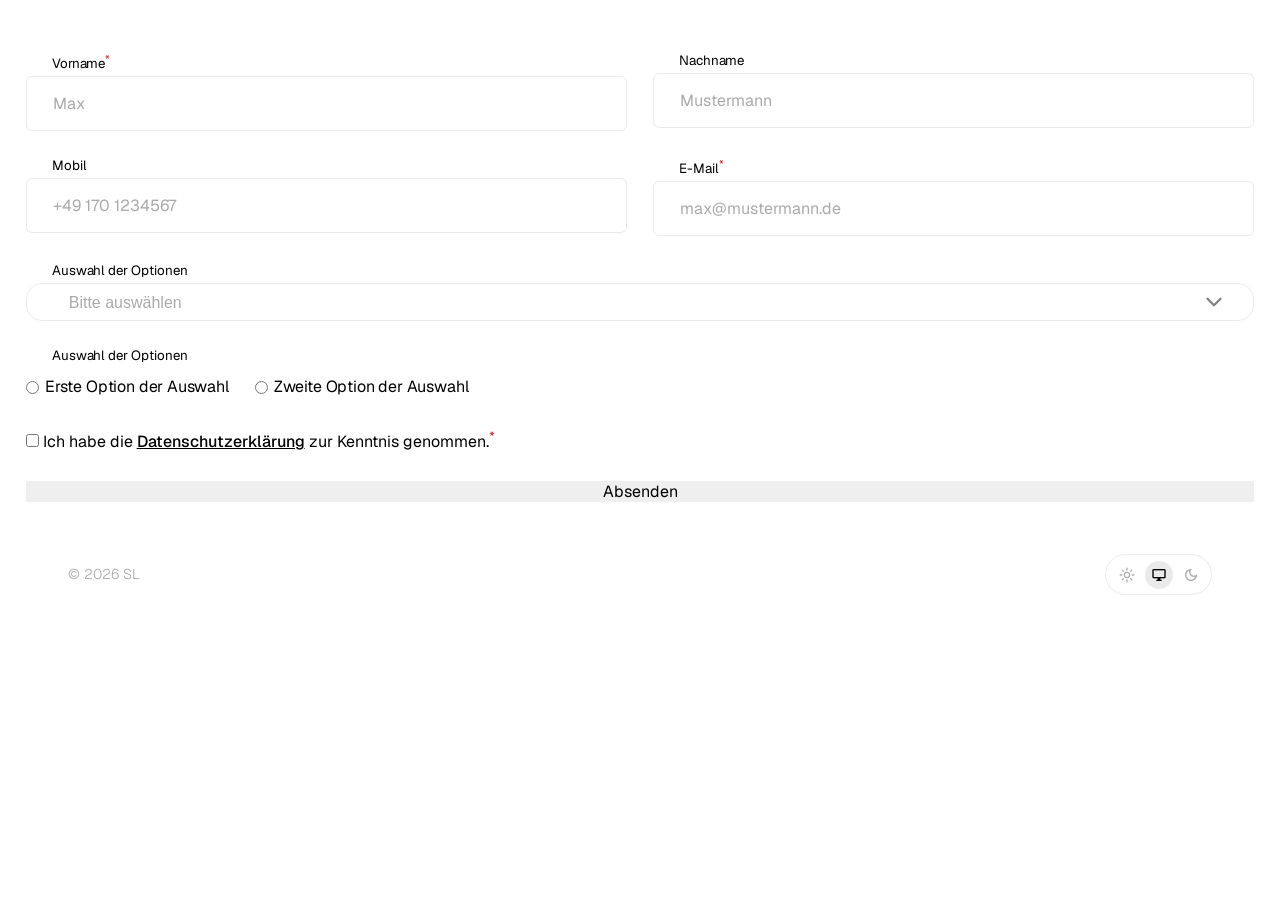
<file: kontakt.html>
<!DOCTYPE html>
<html lang="de">

<head>
    <meta charset="utf-8">
    <meta name="viewport" content="width=device-width, initial-scale=1">
    <title>Test Build IHK</title>
    <link rel="icon" href="favicon.png">
    <link rel="preload" href="fonts/Geist/geist.woff2" as="font" type="font/woff2" crossorigin>
    <link rel="stylesheet" href="css/fonts.css">
    <link rel="stylesheet" href="css/main.v2.css">

    <script src="script/dark-mode.js" defer></script>

    <meta name="description" content="Beschreibung.">
    <meta name="author" content="Sebastian Lindstaedt">
</head>

<body>
    <section class="wrapper card p-l my-l">
        <form class="grid gap-l" action="" method="post">
            <div class="grid grid-cols-2 gap-l">
                <div class="flex flex-column gap-2xs">
                    <label class="label" for="first_name">Vorname<sup>*</sup></label>
                    <input id="first_name" name="first_name" type="text" placeholder="Max" autocomplete="given-name"
                        aria-describedby="first_name-error" required>
                    <div class="form-error" id="first_name-error" aria-live="polite">
                        <span class="material-symbols-outlined">info</span>
                        <span>Gib deinen Vornamen an.</span>
                    </div>
                </div>
                <div class="flex flex-column gap-2xs">
                    <label class="label" for="last_name">Nachname</label>
                    <input id="last_name" name="last_name" type="text" placeholder="Mustermann"
                        autocomplete="family-name">
                </div>
            </div>
            <div class="grid grid-cols-2 gap-l">
                <div class="flex flex-column gap-2xs">
                    <label class="label" for="phone">Mobil</label>
                    <input id="phone" name="tel" type="tel" inputmode="tel" placeholder="+49 170 1234567"
                        autocomplete="tel">
                </div>
                <div class="flex flex-column gap-2xs">
                    <label class="label" for="email">E-Mail<sup>*</sup></label>
                    <input id="email" name="email" type="email" placeholder="max@mustermann.de" autocomplete="email"
                        aria-describedby="email-error" required>
                    <div class="form-error" id="email-error" aria-live="polite">
                        <span class="material-symbols-outlined">info</span>
                        <span>Gib deine E-Mail an.</span>
                    </div>
                </div>
            </div>
            <div class="flex flex-column gap-2xs">
                <label class="label" for="select">Auswahl der Optionen</label>
                <select class="select-wrap" id="select" name="anliegen">
                    <option value="" selected disabled>Bitte auswählen</option>
                    <option value="Erste Option">Erste Option</option>
                    <option value="Zweite Option">Zweite Option</option>
                    <option value="Dritte Option">Dritte Option</option>
                    <option value="Vierte Option">Vierte Option</option>
                </select>
            </div>
            <fieldset class="flex flex-wrap gap-l">
                <legend class="label mb-s">Auswahl der Optionen</legend>
                <div class="flex items-center gap-xs">
                    <input type="radio" name="radio" id="radio-1" value="Erste Option">
                    <label class="body" for="radio-1">Erste Option der Auswahl</label>
                </div>
                <div class="flex items-center gap-xs">
                    <input type="radio" name="radio" id="radio-2" value="Zweite Option">
                    <label class="body" for="radio-2">Zweite Option der Auswahl</label>
                </div>
            </fieldset>
            <div>
                <div class="flex items-center gap-2xs">
                    <input type="checkbox" id="privacy" name="privacy" required aria-describedby="privacy-error">
                    <label class="m-0" for="privacy">Ich habe die <a href="/datenschutz">Datenschutzerklärung</a> zur
                        Kenntnis genommen.<sup>*</sup></label>
                </div>
                <div class="form-error" id="privacy-error" aria-live="polite">
                    <span class="material-symbols-outlined">info</span>
                    <span>Du musst den Datenschutz akzeptieren.</span>
                </div>
            </div>
            <button class="cta-btn" type="submit">Absenden</button>
        </form>
    </section>
    <footer>
        <div class="wrapper my-l">
            <div class="flex justify-space-between items-center">
                <p>© 2026 SL</p>
                <div class="theme-switch" role="group" aria-label="Theme">
                    <button type="button" data-theme="light" aria-pressed="false"
                        class="material-symbols-outlined">light_mode</button>
                    <button type="button" data-theme="system" aria-pressed="true"
                        class="material-symbols-outlined">desktop_windows</button>
                    <button type="button" data-theme="dark" aria-pressed="false"
                        class="material-symbols-outlined">dark_mode</button>
                </div>
            </div>
        </div>
    </footer>
</body>

</html>
</file>
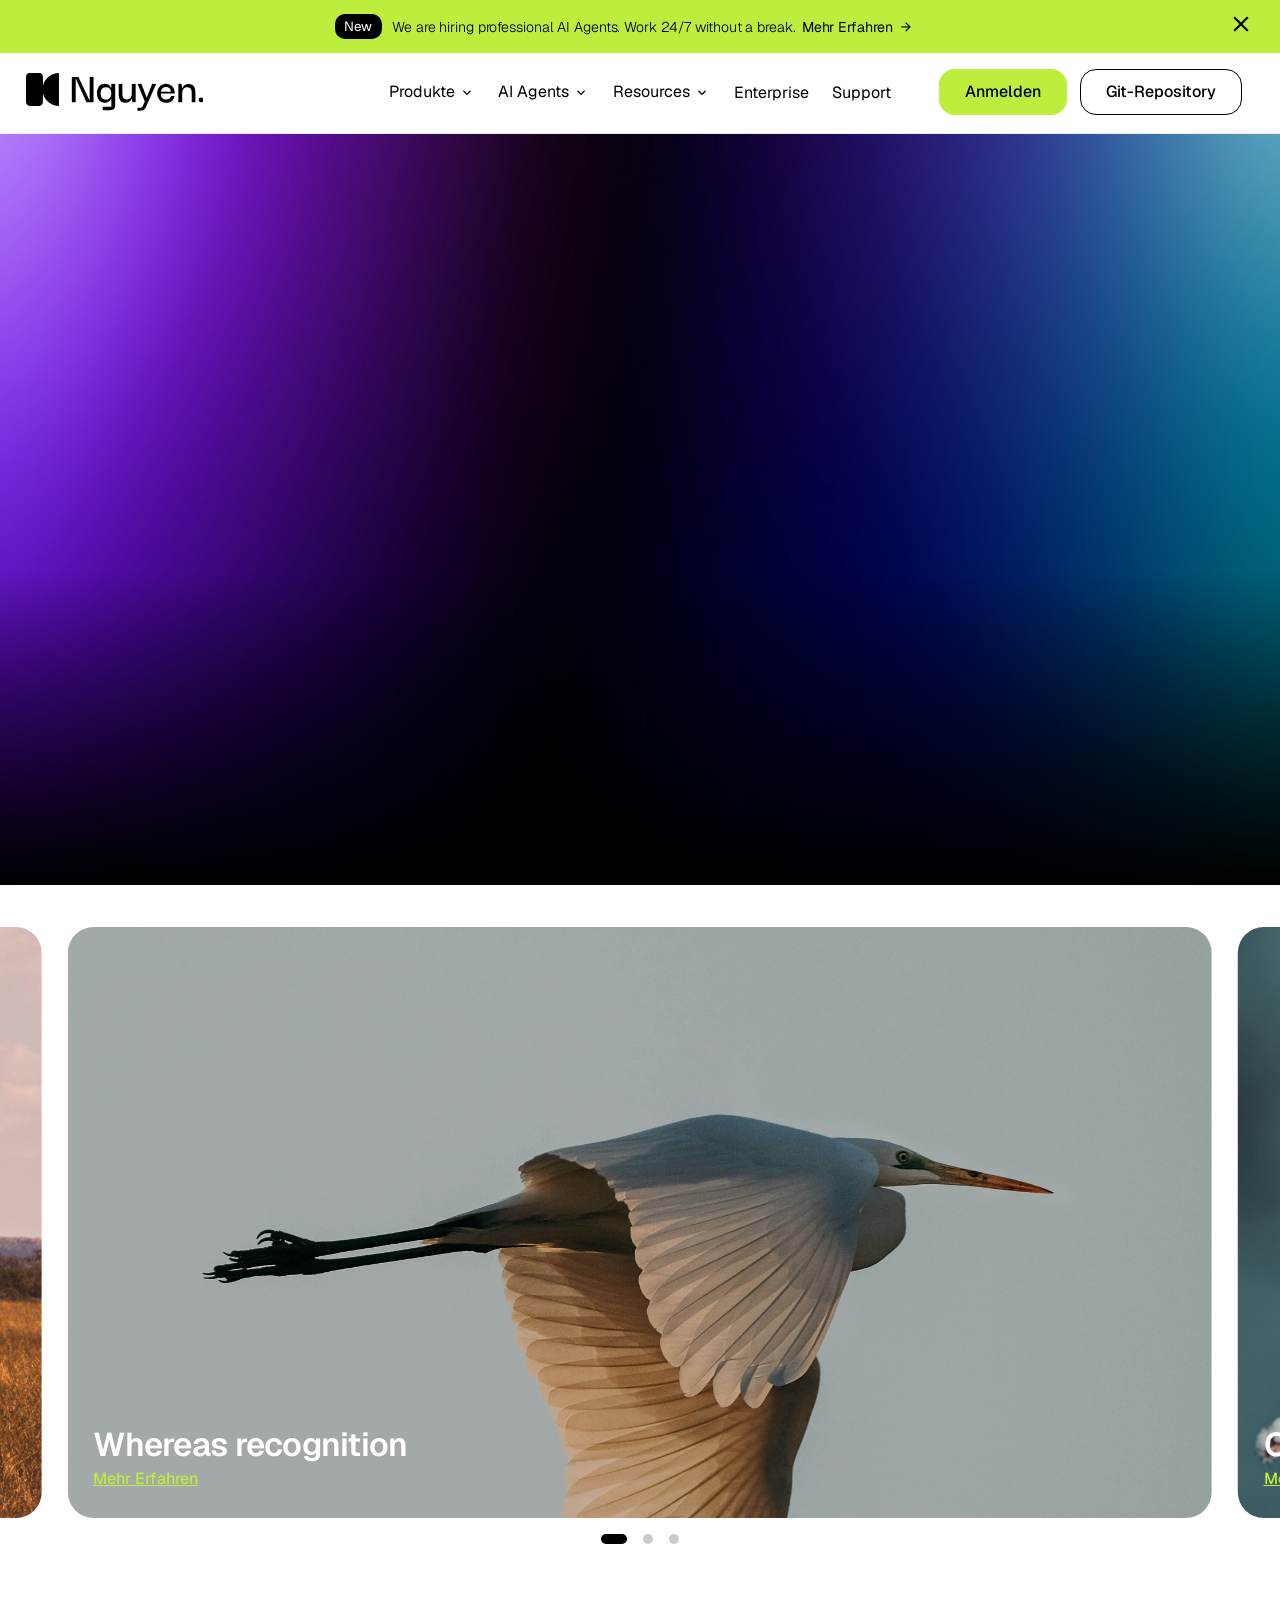
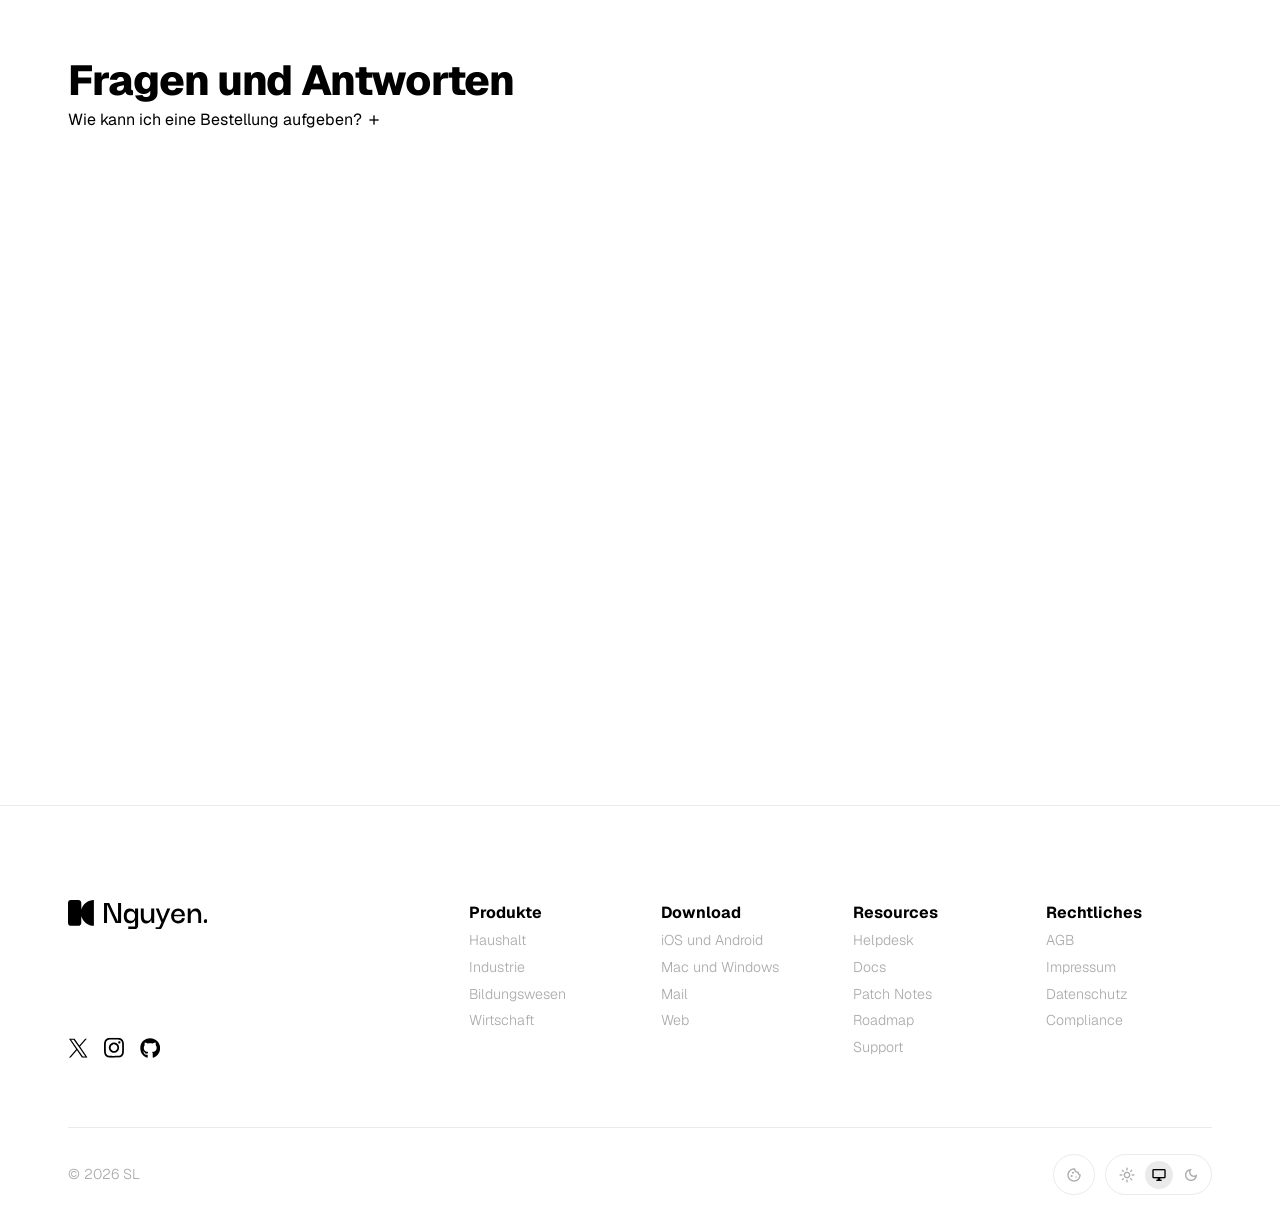
<file: template.html>
<!DOCTYPE html>
<html lang="de">

<head>
    <meta charset="UTF-8">
    <meta name="viewport" content="width=device-width, initial-scale=1">
    <title>Menü</title>
    <link rel="icon" href="favicon.png">

    <link rel="preload" href="fonts/Geist/geist.woff2" as="font" type="font/woff2" crossorigin>
    <link rel="stylesheet" href="css/fonts.css">
    <link rel="stylesheet" href="css/main.v2.css">

    <script src="script/notification-banner.js" defer></script>
    <script src="script/mobile-menu.js" defer></script>
    <script src="script/slider.js" defer></script>
    <script src="script/cookie-rest.js" defer></script>
    <script src="script/dark-mode.js" defer></script>

    <meta name="description" content="Beschreibung.">
    <meta name="author" content="Sebastian Lindstaedt">

</head>

<body>
    <header class="sticky">
        <div class="notification-banner">
            <div class="notification-banner-content">
                <div class="flex flex-wrap gap-2xs justify-start items-center">
                    <span class="label color-white bg-black rounded-s mr-xs px-s py-2xs">New</span>
                    <span class="subheading color-black weight-300">We are hiring professional AI Agents. Work 24/7
                        without a break.</span>
                </div>
                <span class="notification-banner-cta-close">
                    <a class="subheading cta-link color-black flex gap-xs" href="#">
                        <span class="color-black">Mehr Erfahren</span>
                        <span class="material-symbols-outlined color-black">arrow_forward</span>
                    </a>
                </span>
            </div>
            <button class="notification-banner-close" aria-label="Banner schließen">
                <span class="material-symbols-outlined color-black">close</span>
            </button>
        </div>
        <div class="globalnav">
            <nav class="globalnav-container">
                <div class="globalnav-content">
                    <div class="globalnav-logo-container">
                        <a class="globalnav-logo" href="#">
                            <svg xmlns="http://www.w3.org/2000/svg" id="uuid-c88bac08-819f-4a51-b132-cc2c45fb077c"
                                viewBox="0 0 1271.89 270.49">
                                <g id="uuid-6b4bb608-ec53-4e6d-bd66-14f7fd17b2ab">
                                    <path
                                        d="M121.89,148.32c-1.68,21.07-.45,40.77-.89,61.21-.16,14.45-11.53,26.36-26.34,26.36H26.68C11.54,235.92,0,224.03,0,208.85L.04,26.02C.04,11.69,11.42.05,25.66.05h69.98c13.96.02,24.48,11.22,25.32,24.61l.89,63.18C136.68,35.85,181.81.17,236.07,0v235.84c-53.28-.06-98.94-35-114.18-87.52Z" />
                                    <polygon
                                        points="484.1 210 433.37 210.27 356.33 40.03 355.99 210.12 328.52 210.07 328.52 28.18 376.07 28.21 456.34 198.47 456.61 28.31 484.09 28.3 484.1 210" />
                                    <path
                                        d="M602.21,266.92h-52.31s-.12-25.18-.12-25.18l62.12-.14-.23-58.34c-9.98,20.76-28.7,32.44-51.24,29.82-22.52-.54-40.82-14.79-47.3-36.59-6.15-20.68-6-43.02.62-63.37,7.11-21.86,25.63-34.14,47.81-35.27,22.61-1.16,41.07,9.27,49.75,31.7l.33-31.66,27.79.14-.02,150.79c0,7.31-1.2,13.99-3.47,20.48-5.03,14.36-19.05,17.62-33.73,17.63ZM608.01,165.95c4.37-13.03,4.11-27.09.08-39.97-5.22-16.64-19.86-24.69-36.65-23.83-14.98.76-27.91,8.12-32.98,23.05-7.78,22.86-3.58,60.24,25.58,64.35,19.25,2.72,37.36-3.87,43.98-23.6Z" />
                                    <path
                                        d="M999.69,190.34c18.78,1.33,34.89-4.81,40-25.05l26.17.09c-3.12,21.12-16.45,37.03-35.57,43.99-10.05,3.66-20,4.32-30.72,3.89-22.13-.89-41.44-12.85-50.9-33.21-15.67-33.72-8.54-80.32,27.43-96.68,16.69-7.59,35.68-7.84,52.87-1.36,26.63,10.04,38.42,37.11,37.36,65.15l-99.69.05c-.81,21.3,9.94,41.5,33.06,43.15ZM1039.01,133.9c-.81-9.17-3.45-15.99-8-22.32-6.38-8.21-15.93-11.65-26.34-11.87-21.55-.47-34.39,13.15-37.23,34.23l71.56-.04Z" />
                                    <path
                                        d="M852.25,257.04c-11.52,17.67-33.61,12.49-52.95,13.38l-.13-20.95,19.58-.06c7.7-.02,14.25-3.86,17.58-11.07l15.47-33.45-51.64-126.86,27.73-.14,37.26,98.83,39.7-98.75,28.22.02-69.6,158.62c-3.22,7.34-6.77,13.6-11.22,20.42Z" />
                                    <path
                                        d="M758.41,77.99l27.78-.07v132.17s-22.81.09-22.81.09l-4.97-27.91c-8.29,21.57-27.05,32.58-49.36,31.18-18.52-1.16-33.83-10.99-39.55-29.4-3.43-11.03-5.19-22.82-5.21-34.76l-.11-71.28,26.57-.11.09,69.92c0,7.31,1.12,14.97,2.86,21.69,3.49,13.5,14.82,19.54,27.96,20,14.07.5,26.68-5.22,31.96-19.11,2.73-7.17,4.68-15.67,4.69-23.7l.09-68.72Z" />
                                    <path
                                        d="M1188.25,210.13l-.08-68.2c0-7.95-1.42-16.05-4.06-23.21-6.54-17.71-27.85-19.46-42.02-14.52-16.86,5.87-22.36,26.26-22.38,42.7l-.07,63.28-27.45-.14V78.06s22.86-.11,22.86-.11l4.84,30.61c7.5-18.54,23.02-29.77,42.8-30.49,9.98-.37,19.81.44,28.67,5.41,19.18,10.76,22.99,34.82,23.02,55.48l.12,71.17-26.25.02Z" />
                                    <path
                                        d="M1267.13,206c-5.48,5.93-17.52,5.81-23.2.58-7.05-6.5-7.25-20-.33-26.74,5.62-5.47,17.6-5.64,23.23-.14,6.57,6.42,6.82,19.25.3,26.31Z" />
                                </g>
                            </svg>
                        </a>
                    </div>
                    <div class="globalnav-links">
                        <div id="nav-link-1" class="globalnav-dropdown-container">
                            <button>
                                <span>Produkte</span>
                                <span class="material-symbols-filled">keyboard_arrow_down</span>
                            </button>
                            <div class="globalnav-dropdown">
                                <div class="globalnav-dropdown-grid">
                                    <div class="flex flex-column gap-2xs p-l">
                                        <h4 class="subheading color-grey">Durchsuchen</h4>
                                        <a class="globalnav-dropdown-link" href="#">Bibliothek</a>
                                        <a class="globalnav-dropdown-link" href="#">Archiv</a>
                                        <a class="globalnav-dropdown-link" href="#">News</a>
                                    </div>
                                    <div class="flex flex-column gap-2xs p-l">
                                        <h4 class="subheading color-grey">Entdecke</h4>
                                        <a class="globalnav-dropdown-link" href="#">Anwendungszwecke</a>
                                        <a class="globalnav-dropdown-link" href="#">Einsatzgebiete</a>
                                    </div>
                                    <div class="flex flex-column gap-2xs p-l">
                                        <h4 class="subheading color-grey">Preise</h4>
                                        <a class="globalnav-dropdown-link" href="#">Bildungswesen</a>
                                        <a class="globalnav-dropdown-link" href="#">Professional</a>
                                    </div>
                                </div>
                            </div>
                        </div>
                        <div id="nav-link-2" class="globalnav-dropdown-container">
                            <button>
                                <span>AI Agents</span>
                                <span class="material-symbols-filled">keyboard_arrow_down</span>
                            </button>
                            <div class="globalnav-dropdown-debug"></div>
                        </div>
                        <div id="nav-link-3" class="globalnav-dropdown-container">
                            <button>
                                <span>Resources</span>
                                <span class="material-symbols-filled">keyboard_arrow_down</span>
                            </button>
                            <div class="globalnav-dropdown-debug"></div>
                        </div>
                        <div class="globalnav-dropdown-container">
                            <button>Enterprise</button>
                        </div>
                        <div class="globalnav-dropdown-container">
                            <button>Support</button>
                        </div>
                    </div>
                    <div class="globalnav-actions">
                        <div class="globalnav-cta">
                            <a class="cta-btn-primary" href="#">Anmelden</a>
                            <a class="cta-btn-secondary"
                                href="https://github.com/slin205/web-template">Git-Repository</a>
                        </div>
                        <div class="globalnav-mobile">
                            <button class="mobile-trigger" aria-label="Menü" aria-expanded="false"
                                aria-controls="mobileMenu">
                                <span class="material-symbols-filled">menu</span>
                            </button>
                        </div>
                    </div>
                </div>
            </nav>
            <div class="globalnav-mobile-menu" id="mobileMenu" hidden>
                <div class="globalnav-mobile-menu-content">
                    <div class="globalnav-mobile-menu-links">
                        <a href="#">Produkte</a>
                        <a href="#">Resources</a>
                        <a href="#">Support</a>
                    </div>
                    <div class="globalnav-mobile-menu-actions">
                        <a class="cta-btn-primary w-full" href="#">Anmelden</a>
                        <a class="cta-btn-secondary w-full" href="#">Git-Repository</a>
                    </div>
                </div>
            </div>
        </div>
    </header>
    <main>
        <section id="hero-container">
            <div class="wrapper"></div>
        </section>
        <section id="slider">
            <div class="my-xl">
                <div class="slider">
                    <div class="slider-track flex gap-l">
                        <div class="slider-item max-w-1426 h-content rounded-l flex flex-column items-start justify-end p-l"
                            style="background-image: url(src/bird.jpg)" ;>
                            <p class="title1 text-white">Whereas recognition</p>
                            <a class="cta-link" href="#">Mehr Erfahren</a>
                        </div>
                        <div class="slider-item max-w-1426 h-content rounded-l flex flex-column items-start justify-end p-l"
                            style="background-image: url(src/flower.jpg)" ;>
                            <p class="title1 text-white">Contempt for human</p>
                            <a class="cta-link" href="#">Mehr Erfahren</a>
                        </div>
                        <div class="slider-item max-w-1426 h-content rounded-l flex flex-column items-start justify-end p-l"
                            style="background-image: url(src/img/elephant.jpg)" ;>
                            <p class="title1 text-white">Prohibited in all their forms</p>
                            <a class="cta-link" href="#">Mehr Erfahren</a>
                        </div>
                    </div>
                    <div class="slider-dots"></div>
                </div>
            </div>
        </section>
        <section id="faq" class="h-hero">
            <div class="wrapper my-3xl">
                <h2 class="display2">Fragen und Antworten</h2>
                <article class="faq">
                    <details class="faq-drawers">
                        <summary class="faq-drawers-question">
                            <span class="faq-drawers-question-text">Wie kann ich eine Bestellung aufgeben?</span>
                            <span class="faq-drawers-question-toggle" aria-hidden="true">
                                <span class="material-symbols-filled">add</span>
                            </span>
                        </summary>
                        <div class="faq-drawers-answer">
                            <p>Du kannst Produkte in den Warenkorb legen und den Checkout abschließen. Danach erhältst
                                du eine Bestätigung per E-Mail.</p>
                        </div>
                    </details>
                </article>
            </div>
        </section>
    </main>
    <footer class="globalfooter">
        <div class="globalfooter-container wrapper">
            <nav class="globalfooter-content">
                <div class="globalfooter-logo-container">
                    <a class="globalfooter-logo" href="#">
                        <svg xmlns="http://www.w3.org/2000/svg" id="uuid-c88bac08-819f-4a51-b132-cc2c45fb077c"
                            viewBox="0 0 1271.89 270.49">
                            <g id="uuid-6b4bb608-ec53-4e6d-bd66-14f7fd17b2ab">
                                <path
                                    d="M121.89,148.32c-1.68,21.07-.45,40.77-.89,61.21-.16,14.45-11.53,26.36-26.34,26.36H26.68C11.54,235.92,0,224.03,0,208.85L.04,26.02C.04,11.69,11.42.05,25.66.05h69.98c13.96.02,24.48,11.22,25.32,24.61l.89,63.18C136.68,35.85,181.81.17,236.07,0v235.84c-53.28-.06-98.94-35-114.18-87.52Z" />
                                <polygon
                                    points="484.1 210 433.37 210.27 356.33 40.03 355.99 210.12 328.52 210.07 328.52 28.18 376.07 28.21 456.34 198.47 456.61 28.31 484.09 28.3 484.1 210" />
                                <path
                                    d="M602.21,266.92h-52.31s-.12-25.18-.12-25.18l62.12-.14-.23-58.34c-9.98,20.76-28.7,32.44-51.24,29.82-22.52-.54-40.82-14.79-47.3-36.59-6.15-20.68-6-43.02.62-63.37,7.11-21.86,25.63-34.14,47.81-35.27,22.61-1.16,41.07,9.27,49.75,31.7l.33-31.66,27.79.14-.02,150.79c0,7.31-1.2,13.99-3.47,20.48-5.03,14.36-19.05,17.62-33.73,17.63ZM608.01,165.95c4.37-13.03,4.11-27.09.08-39.97-5.22-16.64-19.86-24.69-36.65-23.83-14.98.76-27.91,8.12-32.98,23.05-7.78,22.86-3.58,60.24,25.58,64.35,19.25,2.72,37.36-3.87,43.98-23.6Z" />
                                <path
                                    d="M999.69,190.34c18.78,1.33,34.89-4.81,40-25.05l26.17.09c-3.12,21.12-16.45,37.03-35.57,43.99-10.05,3.66-20,4.32-30.72,3.89-22.13-.89-41.44-12.85-50.9-33.21-15.67-33.72-8.54-80.32,27.43-96.68,16.69-7.59,35.68-7.84,52.87-1.36,26.63,10.04,38.42,37.11,37.36,65.15l-99.69.05c-.81,21.3,9.94,41.5,33.06,43.15ZM1039.01,133.9c-.81-9.17-3.45-15.99-8-22.32-6.38-8.21-15.93-11.65-26.34-11.87-21.55-.47-34.39,13.15-37.23,34.23l71.56-.04Z" />
                                <path
                                    d="M852.25,257.04c-11.52,17.67-33.61,12.49-52.95,13.38l-.13-20.95,19.58-.06c7.7-.02,14.25-3.86,17.58-11.07l15.47-33.45-51.64-126.86,27.73-.14,37.26,98.83,39.7-98.75,28.22.02-69.6,158.62c-3.22,7.34-6.77,13.6-11.22,20.42Z" />
                                <path
                                    d="M758.41,77.99l27.78-.07v132.17s-22.81.09-22.81.09l-4.97-27.91c-8.29,21.57-27.05,32.58-49.36,31.18-18.52-1.16-33.83-10.99-39.55-29.4-3.43-11.03-5.19-22.82-5.21-34.76l-.11-71.28,26.57-.11.09,69.92c0,7.31,1.12,14.97,2.86,21.69,3.49,13.5,14.82,19.54,27.96,20,14.07.5,26.68-5.22,31.96-19.11,2.73-7.17,4.68-15.67,4.69-23.7l.09-68.72Z" />
                                <path
                                    d="M1188.25,210.13l-.08-68.2c0-7.95-1.42-16.05-4.06-23.21-6.54-17.71-27.85-19.46-42.02-14.52-16.86,5.87-22.36,26.26-22.38,42.7l-.07,63.28-27.45-.14V78.06s22.86-.11,22.86-.11l4.84,30.61c7.5-18.54,23.02-29.77,42.8-30.49,9.98-.37,19.81.44,28.67,5.41,19.18,10.76,22.99,34.82,23.02,55.48l.12,71.17-26.25.02Z" />
                                <path
                                    d="M1267.13,206c-5.48,5.93-17.52,5.81-23.2.58-7.05-6.5-7.25-20-.33-26.74,5.62-5.47,17.6-5.64,23.23-.14,6.57,6.42,6.82,19.25.3,26.31Z" />
                            </g>
                        </svg>
                    </a>
                    <div class="globalfooter-social">
                        <a class="social-icons" href="#">
                            <svg xmlns="http://www.w3.org/2000/svg" width="100%" viewBox="0 0 17 17" fill="none"
                                class="u-svg">
                                <g clip-path="url(#clip0_10449_2796)">
                                    <path
                                        d="M10.058 7.1894L15.9061 0.417969H14.5203L9.44241 6.29751L5.38673 0.417969H0.708984L6.84197 9.30887L0.708984 16.4098H2.09487L7.45723 10.2008L11.7403 16.4098H16.4181L10.0577 7.1894H10.058ZM8.15987 9.3872L7.53847 8.50187L2.59422 1.45718H4.72285L8.71292 7.14247L9.33432 8.0278L14.5209 15.4178H12.3923L8.15987 9.38754V9.3872Z"
                                        fill="currentColor"></path>
                                </g>
                                <defs>
                                    <clipPath id="clip0_10449_2796">
                                        <rect width="15.7091" height="16" fill="currentColor"
                                            transform="translate(0.708984 0.417969)"></rect>
                                    </clipPath>
                                </defs>
                            </svg>
                        </a>
                        <a class="social-icons" href="#">
                            <svg xmlns="http://www.w3.org/2000/svg" width="100%" viewBox="0 0 16 17" fill="none"
                                class="u-svg">
                                <g clip-path="url(#clip0_10449_2794)">
                                    <path
                                        d="M4.60152 0.617433C3.7658 0.656863 3.19508 0.790233 2.69616 0.986282C2.17981 1.18752 1.74215 1.45756 1.30669 1.89458C0.871239 2.33161 0.603085 2.76958 0.403265 3.28672C0.209886 3.78674 0.0788724 4.35792 0.041956 5.19412C0.00503965 6.03031 -0.00312908 6.2991 0.000955282 8.43208C0.00503964 10.5651 0.0144651 10.8324 0.0549946 11.6703C0.0948956 12.5059 0.227795 13.0765 0.423844 13.5755C0.625392 14.0919 0.895117 14.5294 1.3323 14.965C1.76948 15.4006 2.20714 15.6682 2.72554 15.8683C3.22509 16.0614 3.79643 16.193 4.63247 16.2296C5.4685 16.2662 5.7376 16.2747 7.86995 16.2706C10.0023 16.2665 10.2708 16.2571 11.1085 16.2173C11.9463 16.1776 12.5139 16.0438 13.0131 15.8487C13.5295 15.6466 13.9673 15.3774 14.4026 14.94C14.8379 14.5027 15.1059 14.0644 15.3055 13.547C15.4991 13.0474 15.6306 12.4761 15.6668 11.6407C15.7034 10.8023 15.7121 10.5346 15.708 8.40192C15.7039 6.26925 15.6943 6.00188 15.6546 5.16427C15.6148 4.32666 15.4818 3.75784 15.2859 3.25845C15.084 2.74209 14.8146 2.3049 14.3776 1.86898C13.9406 1.43305 13.502 1.16521 12.9847 0.966018C12.4848 0.772639 11.9138 0.640839 11.0777 0.604708C10.2417 0.568578 9.97262 0.559309 7.83948 0.563394C5.70634 0.567478 5.43929 0.576589 4.60152 0.617433ZM4.69326 14.8166C3.92744 14.7833 3.51162 14.656 3.23451 14.5495C2.86755 14.4081 2.60615 14.2372 2.32999 13.9637C2.05382 13.6902 1.88416 13.4279 1.74089 13.0617C1.63329 12.7846 1.50369 12.3692 1.46787 11.6034C1.42891 10.7757 1.42074 10.5272 1.41619 8.43019C1.41163 6.33319 1.41964 6.08498 1.45593 5.25696C1.48861 4.49177 1.61664 4.07548 1.72299 3.79852C1.86437 3.43109 2.03465 3.17016 2.30878 2.89415C2.5829 2.61814 2.84446 2.44817 3.21095 2.3049C3.48775 2.19682 3.90309 2.06832 4.6686 2.03188C5.49694 1.99261 5.74514 1.98475 7.84183 1.9802C9.93853 1.97564 10.1874 1.9835 11.016 2.01994C11.7812 2.05324 12.1977 2.18002 12.4743 2.28699C12.8414 2.42838 13.1027 2.59819 13.3787 2.87279C13.6547 3.14738 13.8248 3.408 13.9681 3.77527C14.0763 4.05128 14.2048 4.46647 14.2409 5.23245C14.2804 6.06079 14.2893 6.30915 14.2931 8.40569C14.2969 10.5022 14.2895 10.7512 14.2532 11.5789C14.2197 12.3447 14.0928 12.7607 13.9861 13.0381C13.8447 13.4049 13.6743 13.6665 13.4 13.9424C13.1257 14.2182 12.8645 14.3882 12.4979 14.5314C12.2214 14.6394 11.8056 14.7682 11.0407 14.8046C10.2123 14.8436 9.96413 14.8518 7.86665 14.8563C5.76918 14.8609 5.52176 14.8524 4.69342 14.8166M11.0964 4.21906C11.0968 4.40549 11.1523 4.58764 11.2562 4.74247C11.36 4.89731 11.5075 5.01787 11.6798 5.08891C11.8522 5.15995 12.0417 5.17829 12.2245 5.14159C12.4073 5.10489 12.5751 5.01481 12.7067 4.88274C12.8383 4.75067 12.9277 4.58255 12.9638 4.39963C12.9998 4.21671 12.9808 4.02722 12.9091 3.85512C12.8374 3.68302 12.7163 3.53603 12.5611 3.43276C12.4059 3.32949 12.2235 3.27457 12.0371 3.27494C11.7872 3.27544 11.5477 3.37518 11.3713 3.55223C11.1949 3.72927 11.096 3.96913 11.0964 4.21906ZM3.82156 8.42485C3.82596 10.6524 5.63502 12.4541 7.8621 12.4498C10.0892 12.4456 11.8921 10.6367 11.8879 8.40914C11.8836 6.18159 10.0741 4.37945 7.8467 4.38384C5.61931 4.38824 3.81732 6.19762 3.82156 8.42485ZM5.23632 8.42202C5.2353 7.90419 5.38786 7.39768 5.6747 6.96654C5.96154 6.53541 6.36979 6.19901 6.84781 5.9999C7.32584 5.80079 7.85217 5.74789 8.36026 5.84791C8.86835 5.94793 9.33536 6.19637 9.70225 6.56181C10.0691 6.92725 10.3194 7.39328 10.4215 7.90097C10.5235 8.40865 10.4727 8.93519 10.2755 9.41401C10.0782 9.89282 9.74347 10.3024 9.31348 10.5909C8.88348 10.8795 8.37758 11.034 7.85974 11.0351C7.5159 11.0358 7.17528 10.9688 6.85734 10.8378C6.53941 10.7069 6.25037 10.5146 6.00676 10.272C5.76314 10.0293 5.56972 9.74105 5.43752 9.42363C5.30533 9.10622 5.23696 8.76587 5.23632 8.42202Z"
                                        fill="currentColor"></path>
                                </g>
                                <defs>
                                    <clipPath id="clip0_10449_2794">
                                        <rect width="15.7091" height="15.7091" fill="currentColor"
                                            transform="translate(0 0.5625)"></rect>
                                    </clipPath>
                                </defs>
                            </svg>
                        </a>
                        <a class="social-icons" href="#">
                            <svg xmlns="http://www.w3.org/2000/svg" width="20" height="20" viewBox="0 0 20 20"
                                fill="none">
                                <g clip-path="url(#clip0_3215_19950)">
                                    <path fill-rule="evenodd" clip-rule="evenodd"
                                        d="M0 10.0886C0 4.49705 4.27735 0.251953 9.86895 0.251953C15.4605 0.251953 19.9959 4.49705 19.9959 10.0886C19.9959 14.5595 17.2626 18.3853 13.2312 19.7238C12.7192 19.8165 12.5337 19.498 12.5337 19.236C12.5337 19.1269 12.535 18.8707 12.5368 18.5277L12.5368 18.5266C12.5404 17.8299 12.5458 16.7755 12.5458 15.8657C12.5458 14.9183 12.2314 14.3136 11.8605 13.9951C14.114 13.7411 16.4886 13.4307 16.4886 9.54037C16.4886 8.43576 16.0935 7.87942 15.4484 7.16586C15.5533 6.90382 15.8959 5.82742 15.3436 4.42852C14.5011 4.16244 12.5619 5.517 12.5619 5.517C11.7557 5.29124 10.8889 5.17433 10.0302 5.17433C9.17151 5.17433 8.30475 5.29124 7.49846 5.517C7.49846 5.517 5.55935 4.16647 4.71678 4.42852C4.16447 5.82339 4.50714 6.90382 4.61196 7.16586C3.96693 7.87539 3.66054 8.43173 3.66054 9.54037C3.66054 13.4186 5.93427 13.7452 8.18784 13.9951C7.89758 14.2612 7.63553 14.7087 7.54281 15.3537C6.96631 15.6198 5.48678 16.0673 4.6039 14.5111C4.05159 13.5516 3.04776 13.471 3.04776 13.471C2.06006 13.4589 2.98326 14.0919 2.98326 14.0919C3.64441 14.3942 4.104 15.5674 4.104 15.5674C4.69662 17.3734 7.51862 16.7687 7.51862 16.7687C7.51862 17.3171 7.5237 18.0888 7.52727 18.6324L7.52727 18.6326L7.52727 18.6327V18.6328L7.52727 18.6329L7.52729 18.6347L7.52729 18.6352C7.52922 18.9294 7.53071 19.1563 7.53071 19.244C7.53071 19.5061 7.3493 19.8246 6.83328 19.7318C2.81394 18.3853 0 14.5595 0 10.0886ZM5.60771 15.9665C5.48674 15.9424 5.4061 15.8496 5.43432 15.769C5.46255 15.6884 5.57948 15.6481 5.68432 15.6763C5.80529 15.7126 5.88191 15.8053 5.85771 15.8859C5.83352 15.9665 5.71255 16.0069 5.60771 15.9665ZM6.47855 16.0954C6.59547 16.0954 6.68819 16.0309 6.68819 15.9503C6.68819 15.8576 6.58337 15.7931 6.46243 15.8052C6.34552 15.8052 6.25279 15.8697 6.25279 15.9503C6.25279 16.043 6.34552 16.1075 6.47855 16.0954ZM7.21614 15.7004C7.09923 15.7287 7.0186 15.8052 7.03069 15.898C7.04279 15.9786 7.14761 16.031 7.26855 16.0028C7.38546 15.9746 7.46609 15.898 7.45399 15.8173C7.4419 15.7407 7.33305 15.6883 7.21614 15.7004ZM3.9186 14.1564C3.86619 14.1967 3.87828 14.2894 3.94682 14.366C4.01132 14.4305 4.10404 14.4587 4.15645 14.4063C4.20886 14.366 4.19677 14.2733 4.12823 14.1967C4.06373 14.1322 3.97101 14.104 3.9186 14.1564ZM3.57574 13.987C3.49511 13.9466 3.4548 13.8821 3.48302 13.8297C3.51124 13.7894 3.57574 13.7773 3.65637 13.8015C3.737 13.8418 3.77731 13.9063 3.74909 13.9587C3.72087 14.0152 3.64024 14.0273 3.57574 13.987ZM4.78931 15.2649C4.72481 15.3173 4.749 15.4383 4.84172 15.5149C4.93444 15.6076 5.05136 15.6197 5.10376 15.5552C5.15617 15.5028 5.13198 15.3818 5.05136 15.3052C4.96266 15.2125 4.84172 15.2004 4.78931 15.2649ZM4.32965 14.9102C4.26515 14.8175 4.26515 14.7127 4.32965 14.6724C4.39415 14.62 4.49897 14.6603 4.55541 14.753C4.61991 14.8457 4.61991 14.9506 4.55541 15.003C4.503 15.0433 4.39415 15.003 4.32965 14.9102Z"
                                        fill="currentColor" />
                                </g>
                                <defs>
                                    <clipPath id="clip0_3215_19950">
                                        <rect width="20" height="20" fill="white" />
                                    </clipPath>
                                </defs>
                            </svg>
                        </a>
                    </div>
                </div>
                <div class="globalfooter-links">
                    <div class="flex flex-column gap-2xs">
                        <h4>Produkte</h4>
                        <a href="#">Haushalt</a>
                        <a href="#">Industrie</a>
                        <a href="#">Bildungswesen</a>
                        <a href="#">Wirtschaft</a>
                    </div>
                    <div class="flex flex-column gap-2xs">
                        <h4>Download</h4>
                        <a href="#">iOS und Android</a>
                        <a href="#">Mac und Windows</a>
                        <a href="#">Mail</a>
                        <a href="#">Web</a>
                    </div>
                    <div class="flex flex-column gap-2xs">
                        <h4>Resources</h4>
                        <a href="#">Helpdesk</a>
                        <a href="#">Docs</a>
                        <a href="#">Patch Notes</a>
                        <a href="#">Roadmap</a>
                        <a href="#">Support</a>
                    </div>
                    <div class="flex flex-column gap-2xs">
                        <h4>Rechtliches</h4>
                        <a href="#">AGB</a>
                        <a href="#">Impressum</a>
                        <a href="#">Datenschutz</a>
                        <a href="#">Compliance</a>
                    </div>
                </div>
            </nav>
            <div class="globalfooter-footer">
                <p>© 2026 SL</p>
                <div class="flex gap-s">
                    <div class="cookie-rest">
                        <button type="button" aria-label="Cookies zurücksetzen"
                            class="material-symbols-outlined">cookie</button>
                    </div>
                    <div class="theme-switch" role="group" aria-label="Theme-Einstellungen">
                        <button type="button" data-theme="light" aria-pressed="false" aria-label="Light Mode"
                            class="material-symbols-outlined">light_mode</button>
                        <button type="button" data-theme="system" aria-pressed="true" aria-label="System Mode"
                            class="material-symbols-outlined">desktop_windows</button>
                        <button type="button" data-theme="dark" aria-pressed="false" aria-label="Dark Mode"
                            class="material-symbols-outlined">dark_mode</button>
                    </div>
                </div>
            </div>
        </div>
    </footer>
</body>

</html>
</file>
<file: css/fonts.css>
@font-face {
    font-family: "Geist";
    src: url("../fonts/Geist/geist.woff2") format("woff2");
    font-weight: 100 900;
    font-style: normal;
    font-display: swap;
}

@font-face {
    font-family: "Geist";
    src: url("../fonts/Geist/geist-italic.woff2") format("woff2");
    font-weight: 100 900;
    font-style: italic;
    font-display: swap;
}

@font-face {
    font-family: "Poppins";
    src: url("../fonts/Poppins/Poppins-Regular.woff2") format("woff2");
    font-weight: 400;
    font-style: normal;
    font-display: swap;
}

@font-face {
    font-family: "Poppins";
    src: url("../fonts/Poppins/Poppins-Bold.woff2") format("woff2");
    font-weight: 800;
    font-style: normal;
    font-display: swap;
}

@font-face {
    font-family: "Baloo2";
    src: url("../fonts/Baloo2/Baloo2-VariableFont_wght.woff2") format("woff2");
    font-weight: 100 900;
    font-style: normal;
    font-display: swap;
}

@font-face {
  font-family: 'Material Symbols Outlined';
  font-style: normal;
  src: url(../fonts/material-design-icons/MaterialSymbolsOutlined[FILL\,GRAD\,opsz\,wght].woff2) format('woff');
}
</file>
<file: css/main.v2.css>
@import "base.v2.css";
@import "components.v2.css";
@import "custom.css";

@import "padding.css";
@import "margin.css";
@import "typography.css";
@import "border-radius.css";
@import "gaps.css";
@import "colors.css";



:root {
    color-scheme: light dark;

    --color-text: #000;
    --color-overwrite-white: #fff;
    --color-overwrite-black: #000;
    --color-banner: var(--color-accent);
    --color-text-grey: #aaa;
    --color-bg: #fff;
    --color-border: #eaeaea;
    --color-surface: #fafafa;
    --color-accent: #BDED3D;
    --color-accent-light: #ebfcbd;
    --color-error: #d92323;

    --font-global: "Geist", system-ui, sans-serif;
    --font-icons: "Material Symbols Outlined", sans-serif;
}

@media (prefers-color-scheme: dark) {
    :root {
        --color-text: #fff;
        --color-text-grey: #aaa;
        --color-bg: #000;
        --color-border: #343434;
        --color-surface: #121212;
    }
}

:root[data-theme="light"] {
    color-scheme: light;
    --color-text: #000;
    --color-text-grey: #aaa;
    --color-bg: #fff;
    --color-border: #eaeaea;
    --color-surface: #f5f5f5;
}

:root[data-theme="dark"] {
    color-scheme: dark;
    --color-text: #fff;
    --color-text-grey: #aaa;
    --color-bg: #000;
    --color-border: #343434;
    --color-surface: #121212;
}

*,
*::before,
*::after {
    margin: 0;
    padding: 0;
    box-sizing: border-box;
}

html {
    text-size-adjust: 100%;
    font-size: 100%;
    scroll-behavior: smooth;
}

header {
    z-index: 999;
}

body {
    font-family: var(--font-global);
    font-size: 1em;
    font-weight: 400;
    line-height: var(--scale-wholestep);
    background-color: var(--color-bg);
    color: var(--color-text);
    text-wrap: pretty;
}

h1,
h2,
h3,
h4,
h5,
h6,
p,
a {
    color: var(--color-text);
}


a {
    text-decoration: none;
    color: inherit;
}

ul {
    list-style: none;
    list-style-position: inside;
}

li {
    font-size: var(--size-m);
}


img {
    display: block;
    object-fit: cover;
}

form,
button,
input,
label {
    font-family: var(--font-global);
    color: var(--color-text);
    font-size: inherit;
}

input {
    background: var(--color-background-light);
    color: var(--color-font-dark);
    border: 0;
    border-radius: 6px;
    padding: 8px 85px 8px 12px;
}

footer {
    p,
    a,
    li {
        font-size: calc(var(--size-m) / var(--scale-quarterstep));
        font-weight: 300;
        color: var(--color-text-grey);
    }

    a:hover {
        color: var(--color-text);
    }
}

input,
textarea {
    padding: var(--size-m) var(--size-l);
    border: 1px solid var(--color-border);
    border-radius: var(--size-xs);
}

input::placeholder {
    color: var(--color-text-grey);
}


form {
    input:user-invalid {
        border-color: var(--color-error);
    }

    input:user-invalid+.form-error {
        display: block;
    }

    div:has(> div > input[type="checkbox"]:user-invalid)>.form-error {
        display: block;
    }

    div:has(> div > input[type="checkbox"]:user-invalid)>div>label {
        color: #c62828;
    }

    input[type="checkbox"]+label {
        color: var(--color-text);
        font-size: inherit;
    }

    label {
        color: var(--color-text);
        font-size: calc(var(--size-m) / var(--scale-halfstep));
        margin-left: var(--size-l);

        sup {
            color: var(--color-error);
        }
    }


    a {
        text-decoration: underline;
        font-weight: 500;
    }

    button {
        border: none;
    }

    .form-error {
        display: none;
        color: var(--color-error);

    }

    fieldset {
        border: none;

        legend {
            margin-left: var(--size-l);
        }

        label,
        input {
            margin-left: 0;
            height: fit-content;
            display: flex;
            align-items: center;
        }
    }

    select {
        background-color: inherit;
        color: var(--color-text-grey);
        font-size: inherit;
        padding: var(--size-s) var(--size-xl);
        border: 1px solid var(--color-border);
        border-radius: var(--size-m);
        appearance: none;
        -webkit-appearance: none;
        -moz-appearance: none;
    }

    select:user-valid {
        color: var(--color-text);
    }


}


.select-wrap {
    background-image: url('data:image/svg+xml;utf8,<svg width="24" height="24" viewBox="0 0 24 24" fill="none" xmlns="http://www.w3.org/2000/svg"><path d="M6 9L12 15L18 9" stroke-width="2" stroke-linecap="round" stroke-linejoin="round" stroke="grey"/></svg>');
    background-repeat: no-repeat;
    background-position: right var(--size-l) center;
    background-size: var(--size-l);
}

summary {
  list-style: none;
}
</file>
